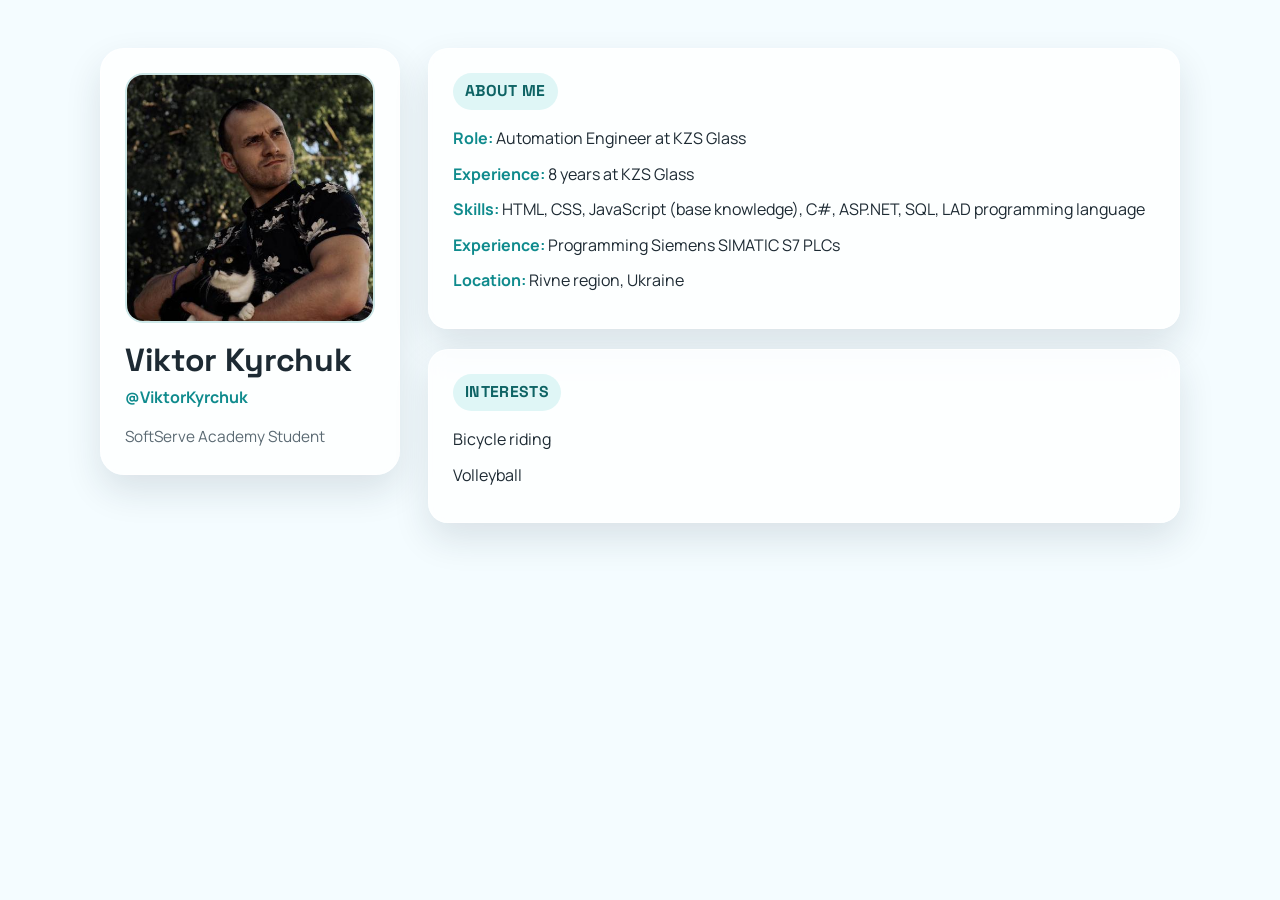
<file: index.html>
<!DOCTYPE html>
<html lang="en">

<head>
    <meta charset="UTF-8">
    <meta name="viewport" content="width=device-width, initial-scale=1.0">
    <title>Viktor Kyrchuk</title>
    <link rel="icon" type="image/x-icon" href="favicon.ico">
    <link rel="stylesheet" href="css/style.css">
</head>

<body>

    <div class="profile-container">
        <aside class="sidebar">
            <div class="avatar-container">
                <img src="images/avatar.jpg" alt="Profile Photo" class="avatar">
            </div>
            <div class="user-meta">
                <h1>Viktor Kyrchuk</h1>
                <p class="username">@ViktorKyrchuk</p>
                <p class="bio">SoftServe Academy Student</p>
            </div>
        </aside>

        <main class="main-content">
            <section class="info-card">
                <h3>About Me</h3>
                <ul>
                    <li><strong>Role:</strong> Automation Engineer at KZS Glass</li>
                    <li><strong>Experience:</strong> 8 years at KZS Glass</li>
                    <li><strong>Skills:</strong> HTML, CSS, JavaScript (base knowledge), C#, ASP.NET, SQL, LAD programming language</li>
                    <li><strong>Experience:</strong> Programming Siemens SIMATIC S7 PLCs</li>
                    
                    <li><strong>Location:</strong> Rivne region, Ukraine</li>
                    
                </ul>
            </section>

            <section class="info-card">
                <h3>Interests</h3>
                <ul>
                    <li>Bicycle riding</li>
                    <li>Volleyball</li>
                </ul>
            </section>
        </main>
    </div>



</body>

</html>
</file>
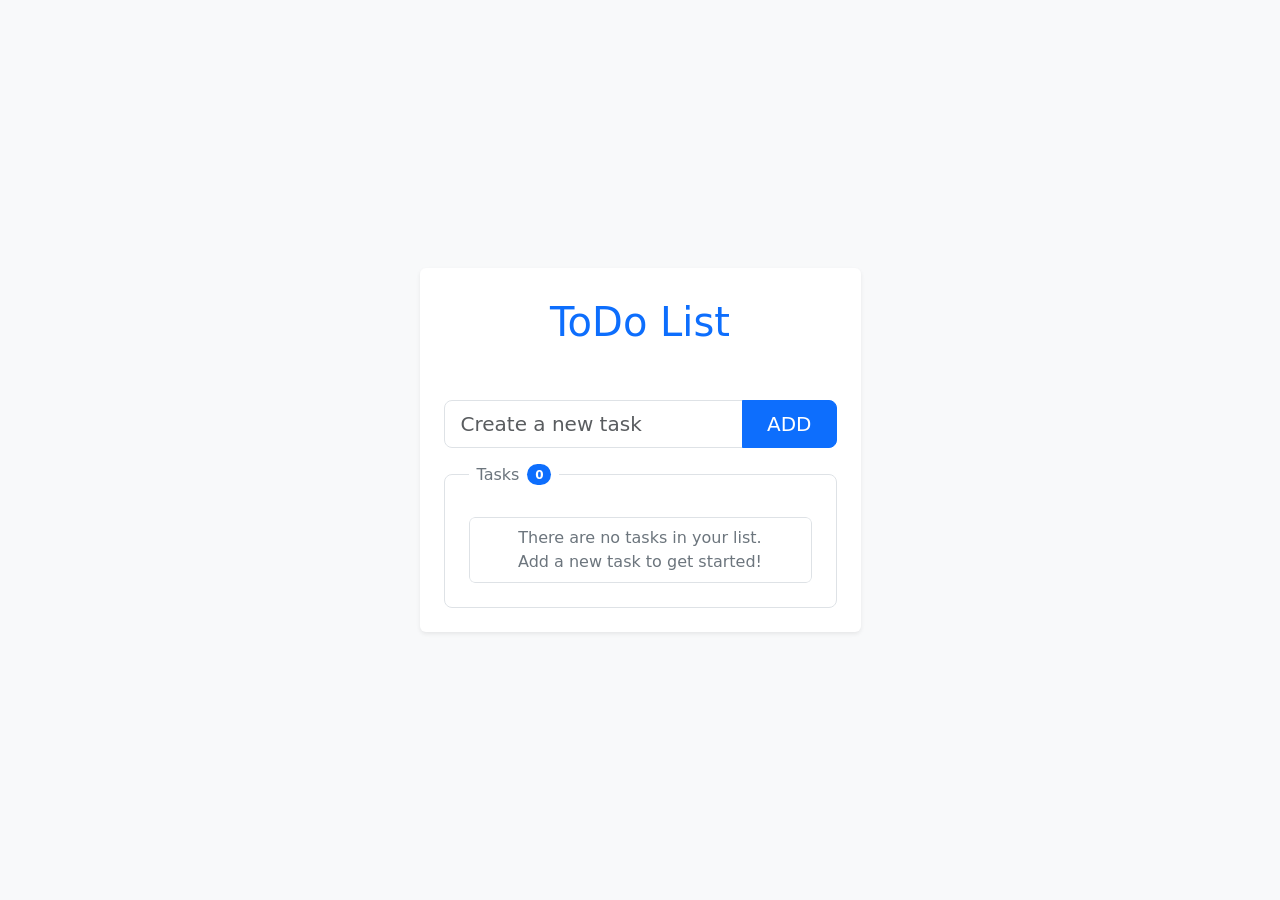
<file: TODO/index.html>
<!doctype html>
<html lang="uk">

<head>
    <meta charset="utf-8" />
    <meta name="viewport" content="width=device-width, initial-scale=1" />
    <title>ToDo List Design</title>
    <link href="https://cdn.jsdelivr.net/npm/bootstrap@5.3.3/dist/css/bootstrap.min.css" rel="stylesheet" />
    <style>
        #toDoListItems {
            max-height: calc(100vh - 22rem);
            max-height: calc(100dvh - 22rem);
            min-height: 0;
        }
    </style>
</head>

<body class="bg-light overflow-hidden">
    <main class="container vh-100 d-flex align-items-center justify-content-center py-3 overflow-hidden">
        <div class="row w-100 h-100 justify-content-center overflow-hidden">
            <div class="col-12 col-sm-10 col-md-8 col-lg-6 col-xl-5 h-100 d-flex align-items-center overflow-hidden">
                <section class="card border-0 shadow-sm w-100 mh-100 d-flex flex-column overflow-hidden">
                    <div class="card-body mh-100 p-4 d-flex flex-column gap-3 overflow-hidden">
                        <div class="text-center mb-3 mb-md-4 flex-shrink-0">
                            <div class="material-symbols-outlined text-primary fs-1 mb-2">ToDo List</div>
                        </div>

                        <div class="input-group input-group-lg flex-shrink-0">
                            <input type="text" class="form-control" id="toDoInput" placeholder="Create a new task"
                                aria-label="New task" />
                            <button class="btn btn-primary px-4" type="button" id="addToDoBtn">
                                ADD
                            </button>
                        </div>

                        <fieldset class="border rounded-3 p-3 p-md-4 d-flex flex-column flex-shrink-1 overflow-hidden">
                            <legend class="float-none w-auto px-2 h6 text-secondary flex-shrink-0">
                                <div class="d-flex align-items-center justify-content-between gap-2">
                                    <div class="material-symbols-outlined">Tasks</div>
                                    <div class="badge text-bg-primary rounded-pill" id="tasksCount">0</div>
                                </div>
                            </legend>

                            <ul class="list-group overflow-auto" id="toDoListItems">
                            </ul>
                        </fieldset>
                    </div>
                </section>
            </div>
        </div>
    </main>
    <script src="js/toDo.js"></script>
</body>

</html>
</file>
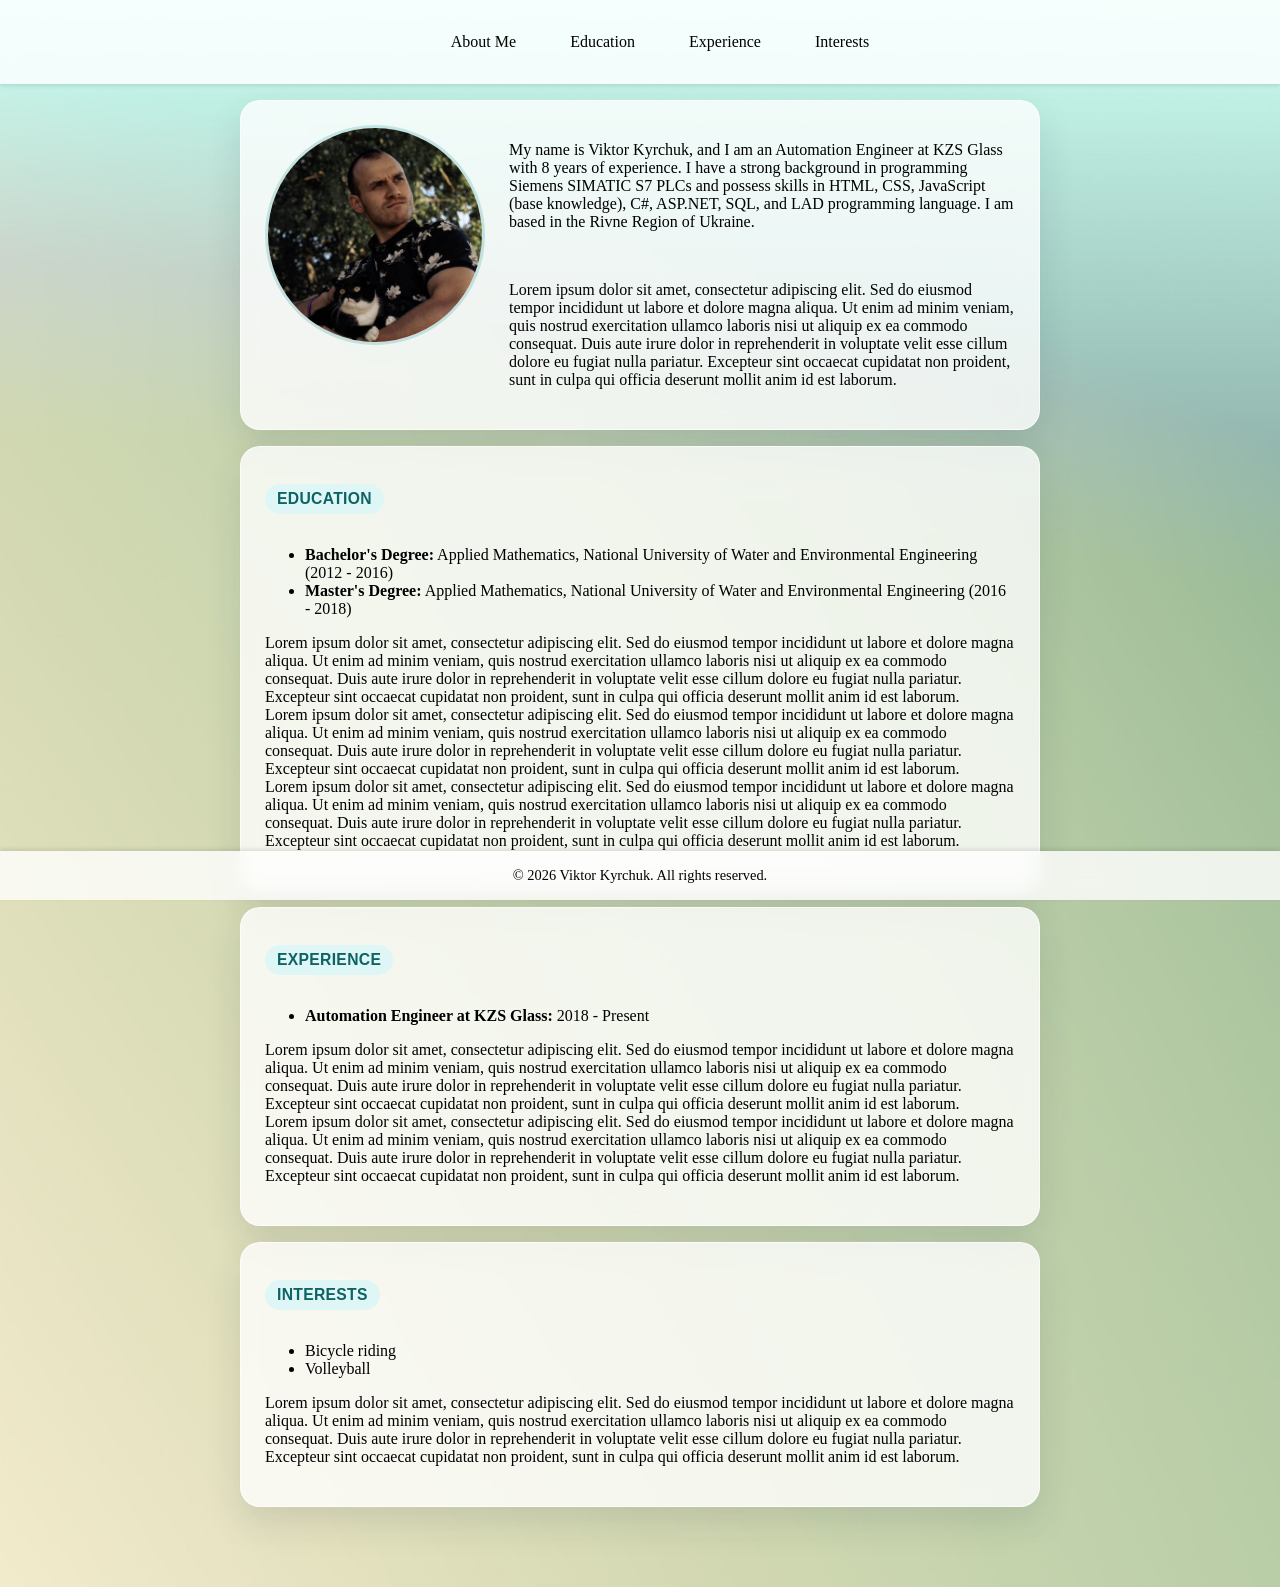
<file: css2hw.html>
<!DOCTYPE html>
<html lang="en">

<head>
    <meta charset="UTF-8">
    <meta name="viewport" content="width=device-width, initial-scale=1.0">
    <title>Viktor Kyrchuk</title>
     <link rel="icon" type="image/x-icon" href="/favicon.ico">
    <link rel="stylesheet" href="css/styles2hw.css">
</head>

<body>

    <header class="header">
        <nav class="nav">
            <ul class="nav-list">
                <li><a href="#about">About Me</a></li>
                <li><a href="#education">Education</a></li>
                <li><a href="#experience">Experience</a></li>
                <li><a href="#interests">Interests</a></li>
            </ul>
        </nav>
    </header>

    <main>
        <section id="about" class="info-card">
            <!-- <h2>About Me</h2> -->
            <div class="avatar-container">
                <div class="avatar-border">
                    <img src="images/avatar.jpg" alt="Profile Photo" class="avatar">
                </div>
            </div>
            <div class="about-text">
                <p>
                    My name is Viktor Kyrchuk, and I am an Automation Engineer at KZS Glass with 8 years of experience.
                    I
                    have a strong background in programming Siemens SIMATIC S7 PLCs and possess skills in HTML, CSS,
                    JavaScript (base knowledge), C#, ASP.NET, SQL, and LAD programming language. I am based in the Rivne
                    Region of Ukraine.
                </p>

                <br />

                <p>
                    Lorem ipsum dolor sit amet, consectetur adipiscing elit. Sed do eiusmod tempor incididunt ut labore
                    et
                    dolore magna aliqua. Ut enim ad minim veniam, quis nostrud exercitation ullamco laboris nisi ut
                    aliquip
                    ex ea commodo consequat. Duis aute irure dolor in reprehenderit in voluptate velit esse cillum
                    dolore eu
                    fugiat nulla pariatur. Excepteur sint occaecat cupidatat non proident, sunt in culpa qui officia
                    deserunt mollit anim id est laborum.
                </p>
            </div>
        </section>

        <section id="education" class="info-card">
            <h2>Education</h2>
            <ul>
                <li><strong>Bachelor's Degree:</strong> Applied Mathematics, National University of Water and
                    Environmental Engineering (2012 - 2016)</li>
                <li><strong>Master's Degree:</strong> Applied Mathematics, National University of Water and
                    Environmental Engineering (2016 - 2018)</li>
            </ul>

            <p>
                Lorem ipsum dolor sit amet, consectetur adipiscing elit. Sed do eiusmod tempor incididunt ut labore et
                dolore magna aliqua. Ut enim ad minim veniam, quis nostrud exercitation ullamco laboris nisi ut aliquip
                ex ea commodo consequat. Duis aute irure dolor in reprehenderit in voluptate velit esse cillum dolore eu
                fugiat nulla pariatur. Excepteur sint occaecat cupidatat non proident, sunt in culpa qui officia
                deserunt mollit anim id est laborum.
                <br/>
                Lorem ipsum dolor sit amet, consectetur adipiscing elit. Sed do eiusmod tempor incididunt ut labore et
                dolore magna aliqua. Ut enim ad minim veniam, quis nostrud exercitation ullamco laboris nisi ut aliquip
                ex ea commodo consequat. Duis aute irure dolor in reprehenderit in voluptate velit esse cillum dolore eu
                fugiat nulla pariatur. Excepteur sint occaecat cupidatat non proident, sunt in culpa qui officia
                deserunt mollit anim id est laborum.
                <br/>
                Lorem ipsum dolor sit amet, consectetur adipiscing elit. Sed do eiusmod tempor incididunt ut labore et
                dolore magna aliqua. Ut enim ad minim veniam, quis nostrud exercitation ullamco laboris nisi ut aliquip
                ex ea commodo consequat. Duis aute irure dolor in reprehenderit in voluptate velit esse cillum dolore eu
                fugiat nulla pariatur. Excepteur sint occaecat cupidatat non proident, sunt in culpa qui officia
                deserunt mollit anim id est laborum.
                <br/>
            </p>
        </section>

        <section id="experience" class="info-card">
            <h2>Experience</h2>
            <ul>
                <li><strong>Automation Engineer at KZS Glass:</strong> 2018 - Present</li>
                <!-- <li><strong>Internship at XYZ Company:</strong> Summer 2015</li> -->
            </ul>

            <p>
                Lorem ipsum dolor sit amet, consectetur adipiscing elit. Sed do eiusmod tempor incididunt ut labore et
                dolore magna aliqua. Ut enim ad minim veniam, quis nostrud exercitation ullamco laboris nisi ut aliquip
                ex ea commodo consequat. Duis aute irure dolor in reprehenderit in voluptate velit esse cillum dolore eu
                fugiat nulla pariatur. Excepteur sint occaecat cupidatat non proident, sunt in culpa qui officia
                deserunt mollit anim id est laborum.
                <br/>
                Lorem ipsum dolor sit amet, consectetur adipiscing elit. Sed do eiusmod tempor incididunt ut labore et
                dolore magna aliqua. Ut enim ad minim veniam, quis nostrud exercitation ullamco laboris nisi ut aliquip
                ex ea commodo consequat. Duis aute irure dolor in reprehenderit in voluptate velit esse cillum dolore eu
                fugiat nulla pariatur. Excepteur sint occaecat cupidatat non proident, sunt in culpa qui officia
                deserunt mollit anim id est laborum.
                <br/>
            </p>
        </section>

        <section id="interests" class="info-card">
            <h2>Interests</h2>
            <ul>
                <li>Bicycle riding</li>
                <li>Volleyball</li>
            </ul>
            <p>
                Lorem ipsum dolor sit amet, consectetur adipiscing elit. Sed do eiusmod tempor incididunt ut labore et
                dolore magna aliqua. Ut enim ad minim veniam, quis nostrud exercitation ullamco laboris nisi ut aliquip
                ex ea commodo consequat. Duis aute irure dolor in reprehenderit in voluptate velit esse cillum dolore eu
                fugiat nulla pariatur. Excepteur sint occaecat cupidatat non proident, sunt in culpa qui officia
                deserunt mollit anim id est laborum.
            </p>
        </section>
    </main>

    <footer class="footer">
        <p>&copy; 2026 Viktor Kyrchuk. All rights reserved.</p>
    </footer>

    <!-- <div class="profile-container">
        <aside class="sidebar">
            <div class="avatar-container">
                <img src="images/avatar.jpg" alt="Profile Photo" class="avatar">
            </div>
            <div class="user-meta">
                <h1>Viktor Kyrchuk</h1>
                <p class="username">@ViktorKyrchuk</p>
                <p class="bio">SoftServe Academy Student</p>
            </div>
        </aside>

        <main class="main-content">
            <section class="info-card">
                <h3>About Me</h3>
                <ul>
                    <li><strong>Role:</strong> Automation Engineer at KZS Glass</li>
                    <li><strong>Experience:</strong> 8 years at KZS Glass</li>
                    <li><strong>Skills:</strong> HTML, CSS, JavaScript (base knowledge), C#, ASP.NET, SQL, LAD programming language</li>
                    <li><strong>Experience:</strong> Programming Siemens SIMATIC S7 PLCs</li>
                    <li><strong>Location:</strong> Rivne Region, Ukraine</li>
                    
                </ul>
            </section>

            <section class="info-card">
                <h3>Interests</h3>
                <ul>
                    <li>Bicycle riding</li>
                    <li>Volleyball</li>
                </ul>
            </section>
        </main>
    </div> -->

</body>

</html>
</file>
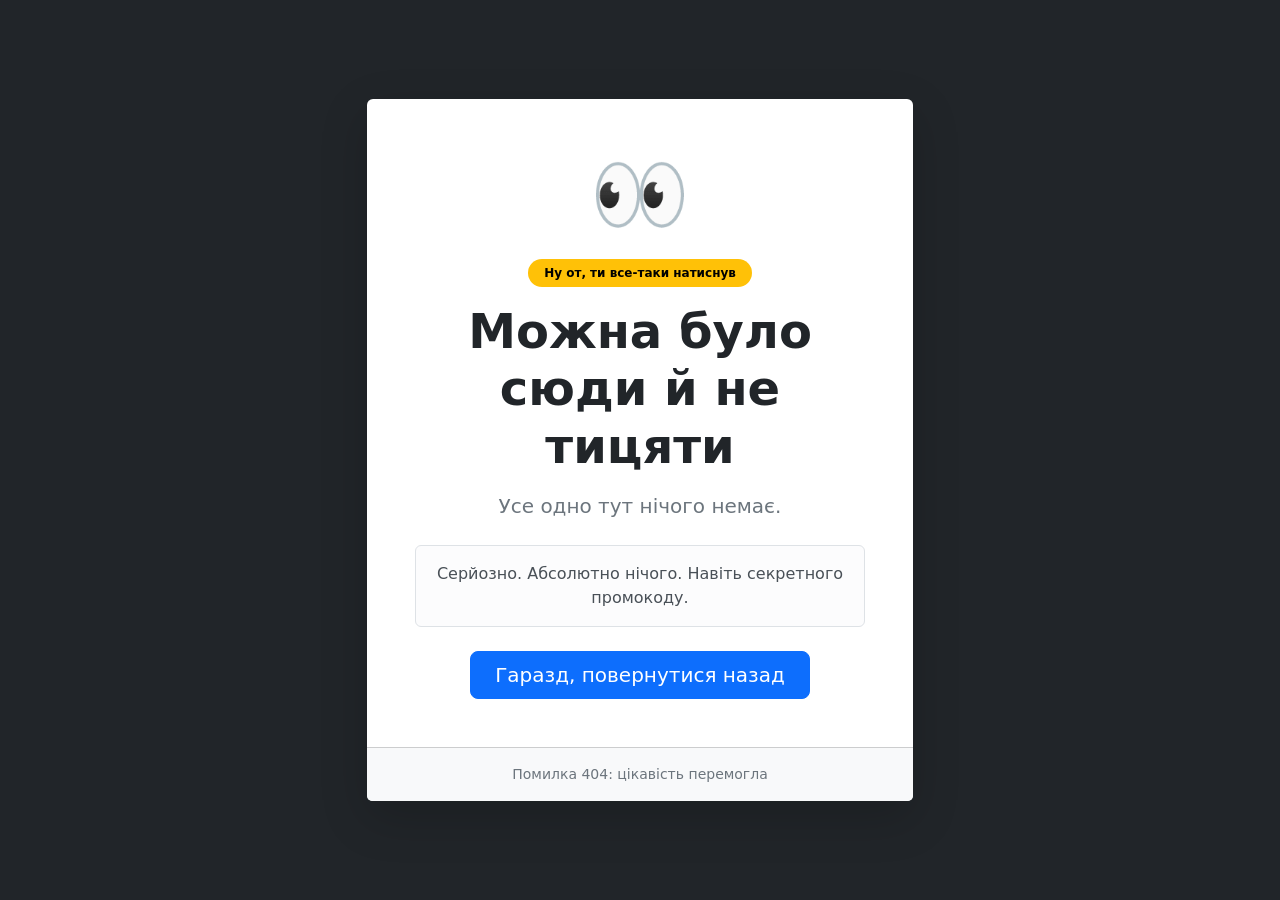
<file: empty.html>
<!DOCTYPE html>
<html lang="en">

<head>
    <meta charset="UTF-8">
    <meta name="viewport" content="width=device-width, initial-scale=1.0">
    <title>Nothing Here | EduPortal</title>

    <link href="https://cdn.jsdelivr.net/npm/bootstrap@5.3.8/dist/css/bootstrap.min.css" rel="stylesheet"
        integrity="sha384-sRIl4kxILFvY47J16cr9ZwB07vP4J8+LH7qKQnuqkuIAvNWLzeN8tE5YBujZqJLB"
        crossorigin="anonymous">
</head>

<body class="bg-dark min-vh-100 d-flex align-items-center">
    <main class="container py-5">
        <div class="row justify-content-center">
            <div class="col-12 col-md-9 col-lg-7 col-xl-6">
                <section class="card border-0 shadow-lg text-center">
                    <div class="card-body p-4 p-sm-5">
                        <div class="display-1 mb-3" aria-hidden="true">👀</div>

                        <p class="badge text-bg-warning rounded-pill px-3 py-2 mb-3">
                            Ну от, ти все-таки натиснув
                        </p>

                        <h1 class="display-5 fw-bold mb-3">
                            Можна було сюди й не тицяти
                        </h1>

                        <p class="lead text-secondary mb-4">
                            Усе одно тут нічого немає.
                        </p>

                        <div class="alert alert-light border mb-4" role="alert">
                            Серйозно. Абсолютно нічого. Навіть секретного промокоду.
                        </div>

                        <a class="btn btn-primary btn-lg px-4" href="hw_bootstrap.html">
                            Гаразд, повернутися назад
                        </a>
                    </div>

                    <div class="card-footer bg-light text-secondary small py-3">
                        Помилка 404: цікавість перемогла
                    </div>
                </section>
            </div>
        </div>
    </main>
</body>

</html>
</file>
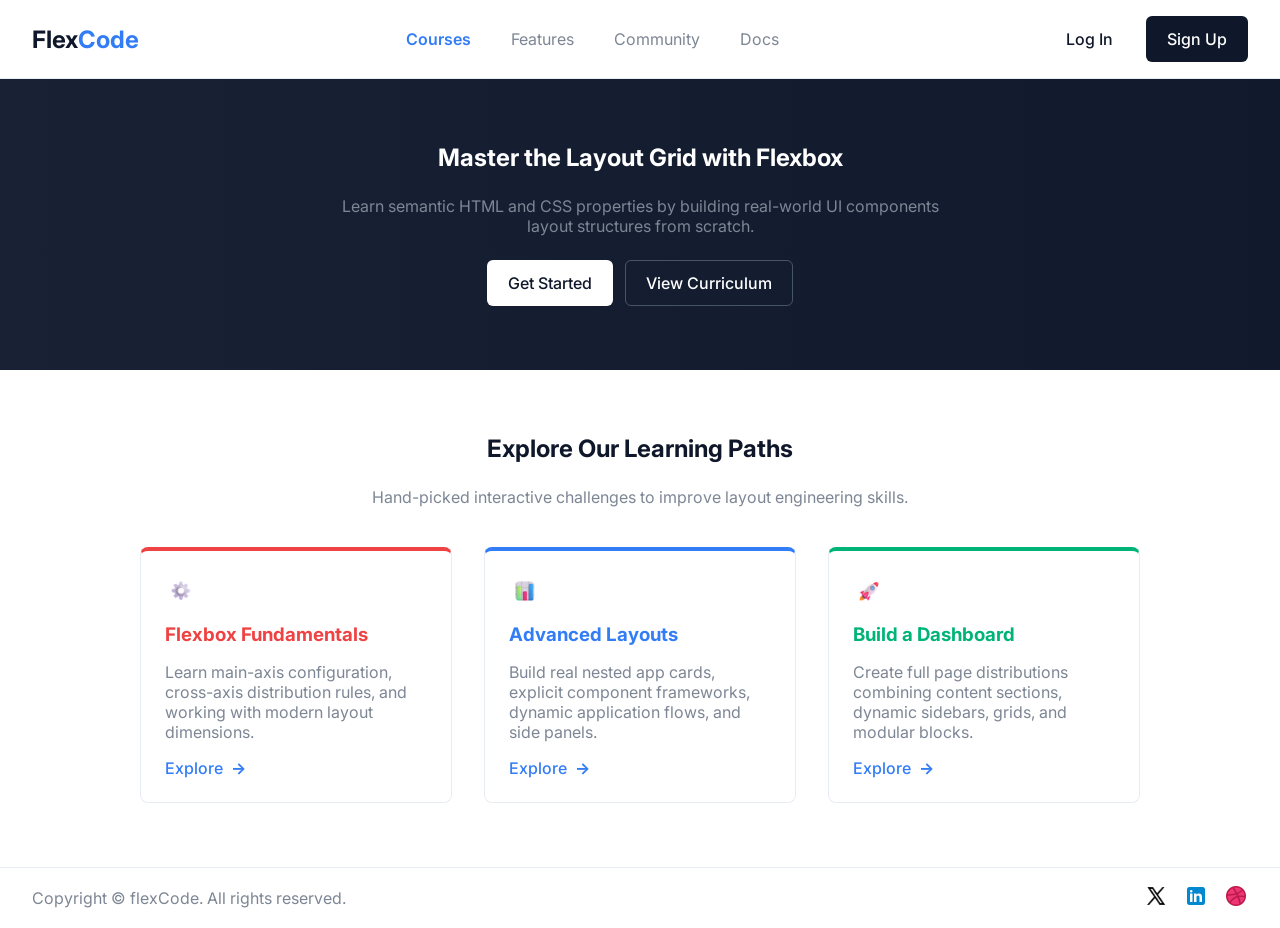
<file: flexcode.html>
<!DOCTYPE html>
<html lang="en">

<head>
    <meta charset="UTF-8">
    <meta name="viewport" content="width=device-width, initial-scale=1.0">
    <title>FlexCode by Viktor Kyrchuk</title>
    <link rel="icon" type="image/x-icon" href="favicon.ico">
    <link rel="preconnect" href="https://fonts.googleapis.com">
    <link href="https://fonts.googleapis.com/css2?family=Inter:wght@400;500;600;700;800&display=swap" rel="stylesheet">
    <link rel="stylesheet" href="css/flexcode.css">
</head>

<body>
    <header>
        <nav>
            <div class="logo">
                <a href="#">Flex<span class="highlight">Code</span></a>
            </div>
            <ul class="nav-links">
                <li><a href="#" class="active">Courses</a></li>
                <li><a href="#">Features</a></li>
                <li><a href="#">Community</a></li>
                <li><a href="#">Docs</a></li>
            </ul>
            <div class="cta">
                <a href="#" class="btn btn-secondary">Log In</a>
                <a href="#" class="btn btn-primary">Sign Up</a>
            </div>
        </nav>
    </header>

    <main>
        <section class="container" id="master-layout">
            <div class="content">
                <h1 class="text-secondary">Master the Layout Grid with Flexbox</h1>
                <p class="text-muted">
                    Learn semantic HTML and CSS properties by building real-world UI components <br />
                    layout structures from
                    scratch.
                </p>

                <div class="cta">
                    <a href="#" class="btn btn-secondary">Get Started</a>
                    <a href="#" class="btn btn-outline-primary text-secondary">View Curriculum</a>
                </div>
            </div>
        </section>

        <section class="container" id="features">
            <div class="content">

                <h2 class="text-primary">Explore Our Learning Paths</h2>
                <p class="text-muted mb">
                    Hand-picked interactive challenges to improve layout engineering skills.
                </p>

                <div class="card-grid">
                    <div class="card-item" id="card-fundamentals">
                        <img src="images/extracted-icons/card-gear.png" alt="Gear icon" width="32" height="32">
                        <h3 class="text-danger">Flexbox Fundamentals</h3>
                        <p class="text-muted">
                            Learn main-axis configuration, cross-axis distribution rules, and working with modern layout
                            dimensions.
                        </p>
                        <a href="#" class="link">Explore</a>
                    </div>

                    <div class="card-item" id="card-layouts">
                        <img src="images/extracted-icons/card-chart.png" alt="Layout icon" width="32" height="32">
                        <h3 class="text-highlight">Advanced Layouts</h3>
                        <p class="text-muted">
                            Build real nested app cards, explicit component frameworks, dynamic application flows, and
                            side panels.
                        </p>
                        <a href="#" class="link">Explore</a>
                    </div>

                    <div class="card-item" id="card-instructors">
                        <img src="images/extracted-icons/card-rocket.png" alt="Instructor icon" width="32" height="32">
                        <h3 class="text-success">Build a Dashboard</h3>
                        <p class="text-muted">
                            Create full page distributions combining content sections, dynamic sidebars, grids, and
                            modular blocks.
                        </p>
                        <a href="#" class="link">Explore</a>
                    </div>
                </div>
            </div>
        </section>
    </main>

    <footer>
        <div class="container">
            <p class="text-muted">Copyright © flexCode. All rights reserved.</p>
        </div>
        <div class="social-links">
            <a href="https://x.com/?lang=uk" target="_blank">
                <img src="images/sm/x.png" alt="X icon" width="24" height="24">
            </a>
            <a href="https://www.linkedin.com/" target="_blank">
                <img src="images/sm/linkedin.png" alt="LinkedIn icon" width="24" height="24">
            </a>
            <a href="https://dribbble.com/" target="_blank">
                <img src="images/sm/dribbble.png" alt="Dribbble icon" width="24" height="24">
            </a>
        </div>
    </footer>
</body>

</html>
</file>
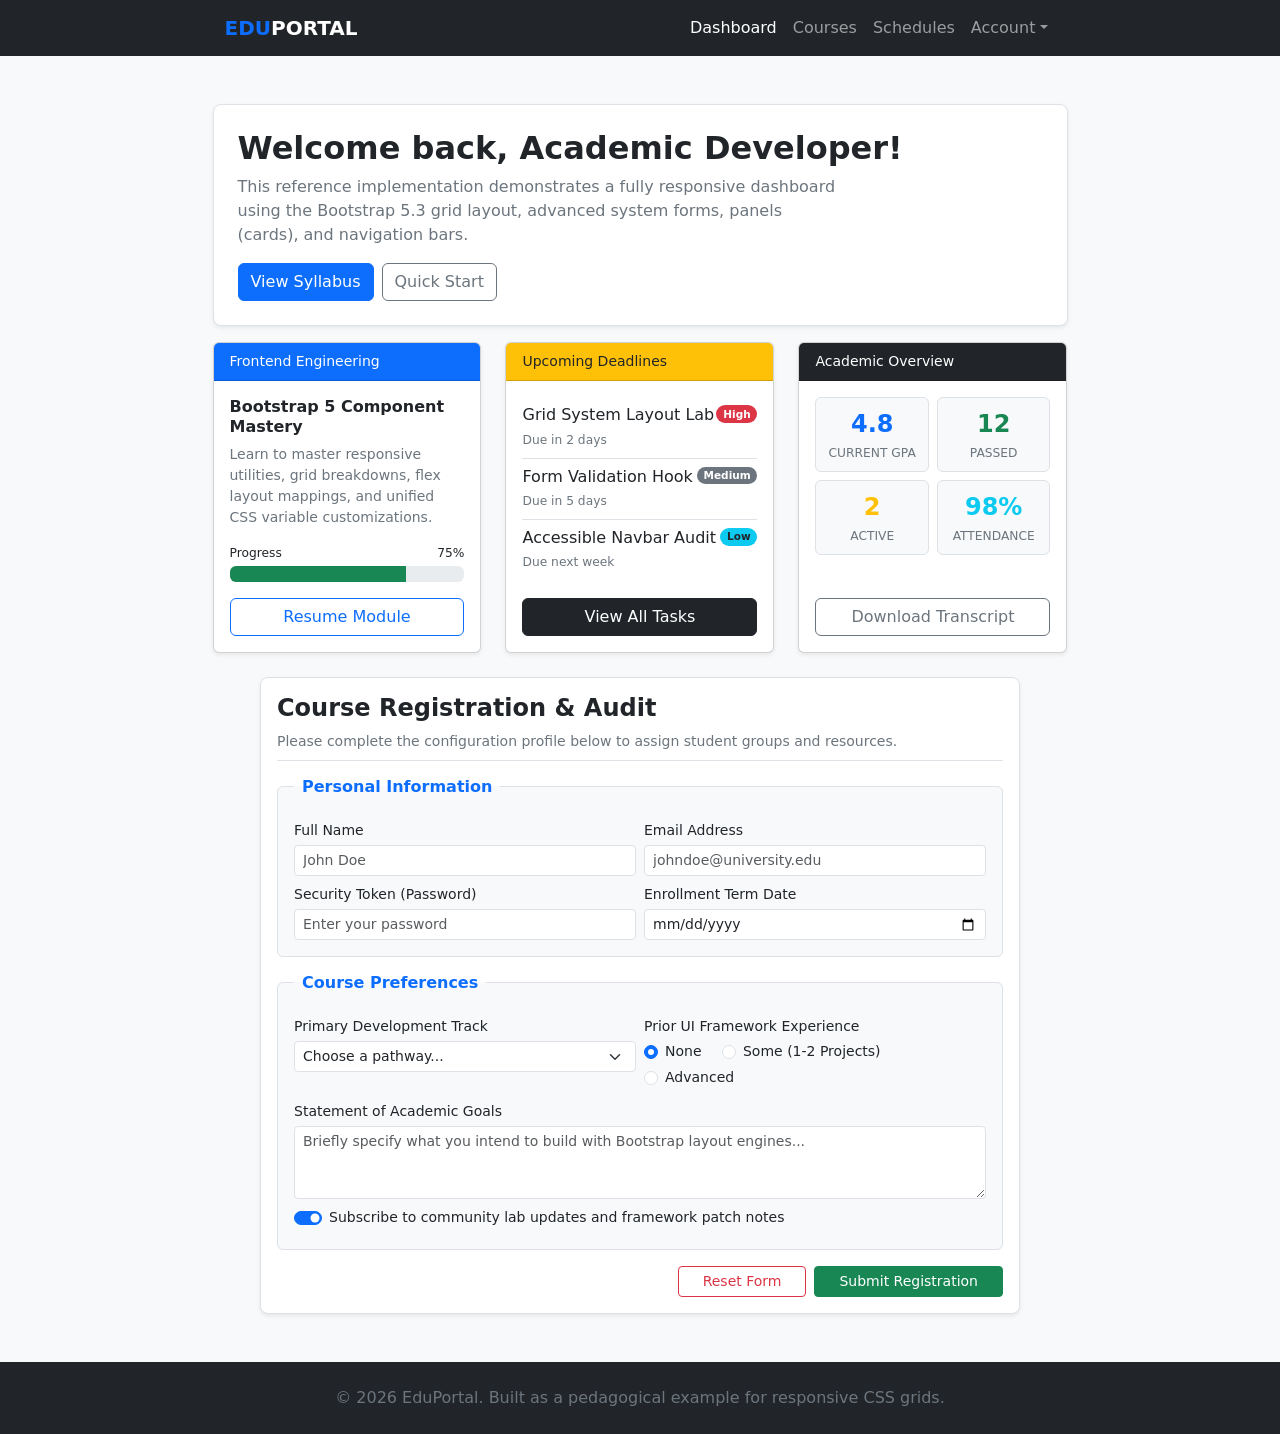
<file: hw_bootstarp.html>
<!DOCTYPE html>
<html lang="en">

<head>
    <meta charset="UTF-8">
    <meta name="viewport" content="width=device-width, initial-scale=1.0">
    <title>HW Bootstrap</title>

    <!-- Bootstrap CSS -->
    <link href="https://cdn.jsdelivr.net/npm/bootstrap@5.3.8/dist/css/bootstrap.min.css" rel="stylesheet"
        integrity="sha384-sRIl4kxILFvY47J16cr9ZwB07vP4J8+LH7qKQnuqkuIAvNWLzeN8tE5YBujZqJLB" crossorigin="anonymous">
    <!-- Bootstrap Bundle JS -->
    <script src="https://cdn.jsdelivr.net/npm/bootstrap@5.3.8/dist/js/bootstrap.bundle.min.js"
        integrity="sha384-FKyoEForCGlyvwx9Hj09JcYn3nv7wiPVlz7YYwJrWVcXK/BmnVDxM+D2scQbITxI"
        crossorigin="anonymous"></script>

    <style>
        .card {
            transition: transform 0.2s ease-in-out;
        }

        .card:hover {
            transform: translateY(-5px);

        }
    </style>

</head>

<body class="min-vh-100 d-flex flex-column">
    <header class="text-bg-dark sticky-top">
        <div class="container">
            <div class="row justify-content-center">
                <div class="col-12 col-xl-9">
                    <nav class="navbar navbar-expand-lg navbar-dark d-flex justify-content-between">

                        <a class="navbar-brand fw-bold " href="#">
                            <span class="text-primary">EDU</span>PORTAL
                        </a>

                        <button class="navbar-toggler" type="button" data-bs-toggle="collapse"
                            data-bs-target="#navbarNavAltMarkup" aria-controls="navbarNavAltMarkup"
                            aria-expanded="false" aria-label="Toggle navigation">
                            <span class="navbar-toggler-icon"></span>
                        </button>

                        <div class="collapse navbar-collapse d-lg-flex justify-content-end" id="navbarNavAltMarkup">
                            <div class="navbar-nav">
                                <a class="nav-link active" aria-current="page" href="#">Dashboard</a>
                                <a class="nav-link" href="#">Courses</a>
                                <a class="nav-link" href="#">Schedules</a>
                                <div class="dropdown text-start">
                                    <a class="nav-link dropdown-toggle" href="#" role="button" data-bs-toggle="dropdown"
                                        aria-expanded="false">Account</a>
                                    <ul class="dropdown-menu dropdown-menu-end">
                                        <li><a class="dropdown-item" href="#">My Profile</a></li>
                                        <li><a class="dropdown-item" href="#">Settings</a></li>
                                        <li>
                                            <hr class="dropdown-divider">
                                        </li>
                                        <li><a class="dropdown-item text-danger" href="#">Logout</a></li>
                                    </ul>
                                </div>
                            </div>
                        </div>

                    </nav>
                </div>

            </div>

        </div>
    </header>

    <main class="bg-light flex-fill py-5 px-3">

        <!-- Welcome Section -->
        <section class="container mb-3">
            <div class="row justify-content-center">
                <div class="col-12 col-xl-9 border rounded-3 p-4 bg-white shadow-sm">
                    <h1 class="h2 fw-bold">Welcome back, Academic Developer!</h1>
                    <p class="text-secondary col-12 col-lg-9 mb-3">
                        This reference implementation demonstrates a fully responsive dashboard using the Bootstrap
                        5.3 grid layout, advanced system forms, panels (cards), and navigation bars.
                    </p>
                    <div class="d-flex flex-wrap gap-2">
                        <a class="btn btn-primary flex-grow-1 flex-sm-grow-0" href="#">View Syllabus</a>

                        <a class="btn btn-outline-secondary flex-grow-1 flex-sm-grow-0" href="#">Quick Start</a>
                    </div>
                </div>
            </div>
        </section>

        <!-- Section With Cards -->
        <section class="container mb-4">
            <div class="row   justify-content-center">
                <div class="col-12 col-xl-9 p-0">
                    <div class="row   small">

                        <div class="col-12 col-lg-4">
                            <article class="card h-100 shadow-sm">
                                <div class="card-header bg-primary text-white">
                                    Frontend Engineering
                                </div>

                                <div class="card-body d-flex flex-column">
                                    <h2 class="h6 fw-bold card-title">
                                        Bootstrap 5 Component Mastery
                                    </h2>

                                    <p class="card-text text-secondary">
                                        Learn to master responsive utilities, grid breakdowns,
                                        flex layout mappings, and unified CSS variable customizations.
                                    </p>

                                    <div class="mt-auto">
                                        <div class="d-flex justify-content-between small mb-1">
                                            <span>Progress</span>
                                            <span>75%</span>
                                        </div>

                                        <div class="progress mb-3" role="progressbar" aria-label="Course progress"
                                            aria-valuenow="75" aria-valuemin="0" aria-valuemax="100">
                                            <div class="progress-bar bg-success w-75"></div>
                                        </div>

                                        <a href="#" class="btn btn-outline-primary w-100">
                                            Resume Module
                                        </a>
                                    </div>
                                </div>
                            </article>
                        </div>

                        <div class="col-12 col-lg-4">
                            <article class="card h-100 shadow-sm">
                                <div class="card-header bg-warning">
                                    Upcoming Deadlines
                                </div>

                                <div class="card-body d-flex flex-column">
                                    <div class="list-group list-group-flush mb-3">

                                        <div class="list-group-item px-0">
                                            <div class="d-flex justify-content-between align-items-start">
                                                <div>
                                                    <h3 class="h6 mb-1">Grid System Layout Lab</h3>
                                                    <small class="text-secondary">Due in 2 days</small>
                                                </div>

                                                <span class="badge bg-danger rounded-pill">High</span>
                                            </div>
                                        </div>

                                        <div class="list-group-item px-0">
                                            <div class="d-flex justify-content-between align-items-start">
                                                <div>
                                                    <h3 class="h6 mb-1">Form Validation Hook</h3>
                                                    <small class="text-secondary">Due in 5 days</small>
                                                </div>

                                                <span class="badge bg-secondary rounded-pill">Medium</span>
                                            </div>
                                        </div>

                                        <div class="list-group-item px-0">
                                            <div class="d-flex justify-content-between align-items-start">
                                                <div>
                                                    <h3 class="h6 mb-1">Accessible Navbar Audit</h3>
                                                    <small class="text-secondary">Due next week</small>
                                                </div>

                                                <span class="badge bg-info text-dark rounded-pill">Low</span>
                                            </div>
                                        </div>

                                    </div>

                                    <a href="#" class="btn btn-dark w-100 mt-auto">
                                        View All Tasks
                                    </a>
                                </div>
                            </article>
                        </div>

                        <div class="col-12 col-lg-4">
                            <article class="card h-100 shadow-sm">
                                <div class="card-header bg-dark text-white">
                                    Academic Overview
                                </div>

                                <div class="card-body d-flex flex-column">
                                    <div class="row g-2 text-center mb-2">

                                        <div class="col-6">
                                            <div class="border rounded bg-light p-2 h-100">
                                                <div class="fs-4 fw-bold text-primary">4.8</div>
                                                <small class="text-uppercase text-secondary text-nowrap">Current
                                                    GPA</small>
                                            </div>
                                        </div>

                                        <div class="col-6">
                                            <div class="border rounded bg-light p-2 h-100">
                                                <div class="fs-4 fw-bold text-success">12</div>
                                                <small class="text-uppercase text-secondary text-nowrap">Passed</small>
                                            </div>
                                        </div>

                                        <div class="col-6">
                                            <div class="border rounded bg-light p-2 h-100">
                                                <div class="fs-4 fw-bold text-warning">2</div>
                                                <small class="text-uppercase text-secondary text-nowrap">Active</small>
                                            </div>
                                        </div>

                                        <div class="col-6">
                                            <div class="border rounded bg-light p-2 h-100">
                                                <div class="fs-4 fw-bold text-info">98%</div>
                                                <small
                                                    class="text-uppercase text-secondary text-nowrap">Attendance</small>
                                            </div>
                                        </div>

                                    </div>

                                    <a href="#" class="btn btn-outline-secondary w-100 mt-auto">
                                        Download Transcript
                                    </a>
                                </div>
                            </article>
                        </div>

                    </div>
                </div>
            </div>
        </section>

        <!-- Registration Section -->
        <section class="container">
            <div class="row justify-content-center">
                <div class="col-12 col-xl-8 border rounded-3 p-3 bg-white shadow-sm">

                    <div class="col-12 border-bottom mb-3 pb-2">
                        <h2 class="h4 fw-bold">Course Registration &amp; Audit</h2>
                        <p class="text-secondary small mb-0">
                            Please complete the configuration profile below to assign student groups and resources.
                        </p>
                    </div>

                    <form class="p-0 small" action="empty.html" autocomplete>
                        <fieldset class="border rounded p-3 bg-light mb-3">
                            <legend class="h6 float-none w-auto px-2 fw-semibold text-primary">
                                Personal Information
                            </legend>

                            <div class="row g-2">
                                <div class="col-12 col-md-6 mb-md-0">
                                    <label for="firstName" class="form-label mb-1">Full Name</label>
                                    <input type="text" class="form-control form-control-sm" id="firstName"
                                        placeholder="John Doe" required>
                                </div>
                                <div class="col-12 col-md-6 mb-md-0">
                                    <label for="email" class="form-label mb-1">Email Address</label>
                                    <input type="email" class="form-control form-control-sm" id="email"
                                        placeholder="johndoe@university.edu" required autocomplete="email">
                                </div>

                                <div class="col-12 col-md-6 mb-md-0">
                                    <label for="securityToken" class="form-label mb-1">Security Token (Password)</label>
                                    <input type="password" class="form-control form-control-sm" id="securityToken"
                                        placeholder="Enter your password" required autocomplete="current-password">
                                </div>
                                <div class="col-12 col-md-6 mb-md-0">
                                    <label for="enrollmentTerm" class="form-label mb-1">Enrollment Term Date</label>
                                    <input type="date" class="form-control form-control-sm" id="enrollmentTerm"
                                        required>
                                </div>

                            </div>
                        </fieldset>


                        <fieldset class="border rounded p-3 bg-light mb-3">
                            <legend class="h6 float-none w-auto px-2 fw-semibold text-primary">
                                Course Preferences
                            </legend>

                            <div class="row g-2">
                                <div class="col-12 col-md-6 mb-md-0">
                                    <label for="primaryDevelopmentTrack" class="form-label mb-1">Primary Development
                                        Track</label>
                                    <select class="form-select form-select-sm" id="primaryDevelopmentTrack"
                                        aria-label="Primary Development Track" required>
                                        <option value="" selected disabled>Choose a pathway...</option>
                                        <option value="frontend">Frontend Engineering</option>
                                        <option value="backend">Backend Engineering</option>
                                        <option value="fullstack">Full-Stack Development</option>
                                    </select>
                                </div>

                                <div class="col-12 col-md-6 mb-md-0">
                                    <label for="priorUIFrameworkExperienceYes" class="form-label mb-1">Prior UI
                                        Framework
                                        Experience</label>
                                    <div>
                                        <div class="form-check form-check-inline">
                                            <input class="form-check-input" type="radio"
                                                name="priorUIFrameworkExperience" id="priorUIFrameworkExperienceYes"
                                                value="none" checked required>
                                            <label class="form-check-label"
                                                for="priorUIFrameworkExperienceYes">None</label>
                                        </div>
                                        <div class="form-check form-check-inline">
                                            <input class="form-check-input" type="radio"
                                                name="priorUIFrameworkExperience" id="priorUIFrameworkExperienceNo"
                                                value="some" required>
                                            <label class="form-check-label" for="priorUIFrameworkExperienceNo">Some (1-2
                                                Projects)</label>
                                        </div>
                                        <div class="form-check form-check-inline">
                                            <input class="form-check-input" type="radio"
                                                name="priorUIFrameworkExperience"
                                                id="priorUIFrameworkExperienceAdvanced" value="advanced" required>
                                            <label class="form-check-label"
                                                for="priorUIFrameworkExperienceAdvanced">Advanced </label>
                                        </div>
                                    </div>
                                </div>

                                <div class="col-12 mb-3 mb-md-0">
                                    <label for="statementOfAcademicGoals" class="form-label mb-1">Statement of Academic
                                        Goals</label>

                                    <textarea class="form-control form-control-sm" id="statementOfAcademicGoals"
                                        placeholder="Briefly specify what you intend to build with Bootstrap layout engines..."
                                        rows="3" required></textarea>
                                </div>

                                <div class="col-12 mb-md-0">
                                    <div class="form-check form-switch">
                                        <input class="form-check-input" type="checkbox" role="switch"
                                            id="switchCheckChecked" checked required>
                                        <label class="form-check-label" for="switchCheckChecked">Subscribe to community
                                            lab updates and framework patch notes</label>
                                    </div>
                                </div>
                            </div>
                        </fieldset>

                        <div class="d-flex flex-wrap gap-2 justify-content-sm-end justify-content-center">
                            <button type="reset"
                                class="btn btn-sm btn-outline-danger flex-grow-1 flex-sm-grow-0 px-4">Reset
                                Form</button>

                            <button type="submit" class="btn btn-sm btn-success flex-grow-1 flex-sm-grow-0 px-4">Submit
                                Registration</button>

                        </div>
                    </form>

                </div>

            </div>
        </section>
    </main>

    <footer class="text-center py-4 bg-dark text-white">
        <p class="mb-0 text-secondary">
            &copy; 2026 EduPortal. Built as a pedagogical example for responsive CSS grids.
        </p>
    </footer>
</body>

</html>
</file>
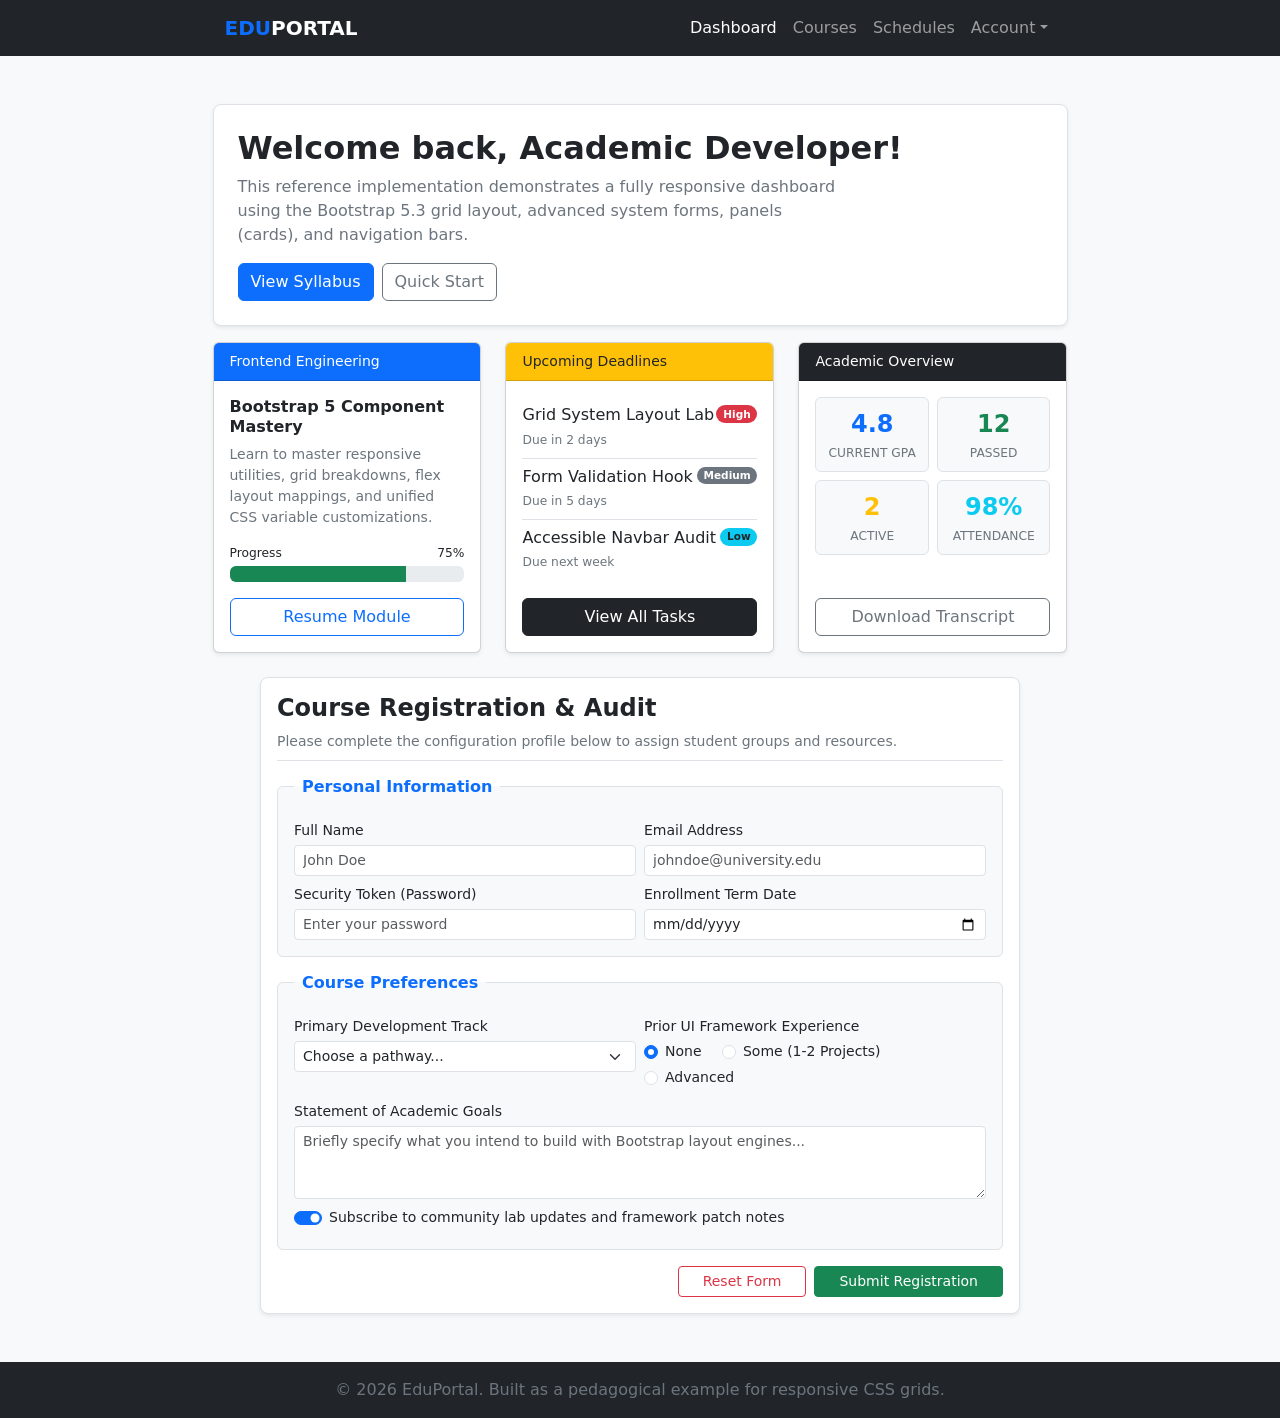
<file: hw_bootstrap.html>
<!DOCTYPE html>
<html lang="en">

<head>
    <meta charset="UTF-8">
    <meta name="viewport" content="width=device-width, initial-scale=1.0">
    <title>HW Bootstrap</title>

    <!-- Bootstrap CSS -->
    <link href="https://cdn.jsdelivr.net/npm/bootstrap@5.3.8/dist/css/bootstrap.min.css" rel="stylesheet"
        integrity="sha384-sRIl4kxILFvY47J16cr9ZwB07vP4J8+LH7qKQnuqkuIAvNWLzeN8tE5YBujZqJLB" crossorigin="anonymous">
    <!-- Bootstrap Bundle JS -->

    <script src="https://cdn.jsdelivr.net/npm/bootstrap@5.3.8/dist/js/bootstrap.bundle.min.js"
        integrity="sha384-FKyoEForCGlyvwx9Hj09JcYn3nv7wiPVlz7YYwJrWVcXK/BmnVDxM+D2scQbITxI"
        crossorigin="anonymous"></script>

    <style>
        .card {
            transition: transform 0.2s ease-in-out;
        }

        .card:hover {
            transform: translateY(-5px);
        }
    </style>
</head>

<body class="min-vh-100 d-flex flex-column">
    <header class="text-bg-dark sticky-top">
        <div class="container">
            <div class="row justify-content-center">
                <div class="col-12 col-xl-9">
                    <nav class="navbar navbar-expand-lg navbar-dark d-flex justify-content-between">

                        <a class="navbar-brand fw-bold " href="#">
                            <span class="text-primary">EDU</span>PORTAL
                        </a>

                        <button class="navbar-toggler" type="button" data-bs-toggle="collapse"
                            data-bs-target="#navbarNavAltMarkup" aria-controls="navbarNavAltMarkup"
                            aria-expanded="false" aria-label="Toggle navigation">
                            <span class="navbar-toggler-icon"></span>
                        </button>

                        <div class="collapse navbar-collapse d-lg-flex justify-content-end" id="navbarNavAltMarkup">
                            <div class="navbar-nav">
                                <a class="nav-link active" aria-current="page" href="#">Dashboard</a>
                                <a class="nav-link" href="#">Courses</a>
                                <a class="nav-link" href="#">Schedules</a>

                                <div class="dropdown text-start">
                                    <a class="nav-link dropdown-toggle" href="#" role="button" data-bs-toggle="dropdown"
                                        aria-expanded="false">Account</a>
                                    <ul class="dropdown-menu dropdown-menu-end">
                                        <li><a class="dropdown-item" href="#">My Profile</a></li>
                                        <li><a class="dropdown-item" href="#">Settings</a></li>
                                        <li>
                                            <hr class="dropdown-divider">
                                        </li>
                                        <li><a class="dropdown-item text-danger" href="#">Logout</a></li>
                                    </ul>
                                </div>

                            </div>
                        </div>
                    </nav>
                </div>
            </div>
        </div>
    </header>

    <main class="bg-light flex-fill py-5 px-3">

        <!-- Welcome Section -->
        <section class="container mb-3">
            <div class="row justify-content-center">
                <div class="col-12 col-xl-9 border rounded-3 p-4 bg-white shadow-sm">
                    <h1 class="h2 fw-bold">Welcome back, Academic Developer!</h1>
                    <p class="text-secondary col-12 col-lg-9 mb-3">
                        This reference implementation demonstrates a fully responsive dashboard using the Bootstrap
                        5.3 grid layout, advanced system forms, panels (cards), and navigation bars.
                    </p>
                    <div class="d-flex flex-wrap gap-2">
                        <a class="btn btn-primary flex-grow-1 flex-sm-grow-0" href="#">View Syllabus</a>

                        <a class="btn btn-outline-secondary flex-grow-1 flex-sm-grow-0" href="#">Quick Start</a>
                    </div>
                </div>
            </div>
        </section>

        <!-- Section With Cards -->
        <section class="container mb-0 mb-lg-4">
            <div class="row justify-content-center">
                <div class="col-12 col-xl-9 p-0">
                    <div class="row small">

                        <div class="col-12 col-lg-4 mb-3 mb-lg-0">
                            <article class="card h-100 shadow-sm">

                                <div class="card-header bg-primary text-white">
                                    Frontend Engineering
                                </div>

                                <div class="card-body d-flex flex-column">
                                    <h2 class="h6 fw-bold card-title">
                                        Bootstrap 5 Component Mastery
                                    </h2>

                                    <p class="card-text text-secondary">
                                        Learn to master responsive utilities, grid breakdowns,
                                        flex layout mappings, and unified CSS variable customizations.
                                    </p>

                                    <div class="mt-auto">
                                        <div class="d-flex justify-content-between small mb-1">
                                            <span>Progress</span>
                                            <span>75%</span>
                                        </div>

                                        <div class="progress mb-3" role="progressbar" aria-label="Course progress"
                                            aria-valuenow="75" aria-valuemin="0" aria-valuemax="100">
                                            <div class="progress-bar bg-success w-75"></div>
                                        </div>

                                        <a href="#" class="btn btn-outline-primary w-100">
                                            Resume Module
                                        </a>
                                    </div>
                                </div>
                            </article>
                        </div>

                        <div class="col-12 col-lg-4 mb-3 mb-lg-0">
                            <article class="card h-100 shadow-sm">
                                <div class="card-header bg-warning">
                                    Upcoming Deadlines
                                </div>

                                <div class="card-body d-flex flex-column">
                                    <div class="list-group list-group-flush mb-3">

                                        <div class="list-group-item px-0">
                                            <div class="d-flex justify-content-between align-items-start">
                                                <div>
                                                    <h3 class="h6 mb-1">Grid System Layout Lab</h3>
                                                    <small class="text-secondary">Due in 2 days</small>
                                                </div>
                                                <span class="badge bg-danger rounded-pill">High</span>
                                            </div>
                                        </div>

                                        <div class="list-group-item px-0">
                                            <div class="d-flex justify-content-between align-items-start">
                                                <div>
                                                    <h3 class="h6 mb-1">Form Validation Hook</h3>
                                                    <small class="text-secondary">Due in 5 days</small>
                                                </div>
                                                <span class="badge bg-secondary rounded-pill">Medium</span>
                                            </div>
                                        </div>

                                        <div class="list-group-item px-0">
                                            <div class="d-flex justify-content-between align-items-start">
                                                <div>
                                                    <h3 class="h6 mb-1">Accessible Navbar Audit</h3>
                                                    <small class="text-secondary">Due next week</small>
                                                </div>
                                                <span class="badge bg-info text-dark rounded-pill">Low</span>
                                            </div>
                                        </div>

                                    </div>

                                    <a href="#" class="btn btn-dark w-100 mt-auto">
                                        View All Tasks
                                    </a>
                                </div>
                            </article>
                        </div>

                        <div class="col-12 col-lg-4 mb-3 mb-lg-0">
                            <article class="card h-100 shadow-sm">
                                <div class="card-header bg-dark text-white">
                                    Academic Overview
                                </div>

                                <div class="card-body d-flex flex-column">
                                    <div class="row g-2 text-center mb-2">

                                        <div class="col-6">
                                            <div class="border rounded bg-light p-2 h-100">
                                                <div class="fs-4 fw-bold text-primary">4.8</div>
                                                <small class="text-uppercase text-secondary text-nowrap">
                                                    Current GPA
                                                </small>
                                            </div>
                                        </div>

                                        <div class="col-6">
                                            <div class="border rounded bg-light p-2 h-100">
                                                <div class="fs-4 fw-bold text-success">12</div>
                                                <small class="text-uppercase text-secondary text-nowrap">
                                                    Passed
                                                </small>
                                            </div>
                                        </div>

                                        <div class="col-6">
                                            <div class="border rounded bg-light p-2 h-100">
                                                <div class="fs-4 fw-bold text-warning">2</div>
                                                <small class="text-uppercase text-secondary text-nowrap">
                                                    Active
                                                </small>
                                            </div>
                                        </div>

                                        <div class="col-6">
                                            <div class="border rounded bg-light p-2 h-100">
                                                <div class="fs-4 fw-bold text-info">98%</div>
                                                <small class="text-uppercase text-secondary text-nowrap">
                                                    Attendance
                                                </small>
                                            </div>
                                        </div>

                                    </div>

                                    <a href="#" class="btn btn-outline-secondary w-100 mt-auto">
                                        Download Transcript
                                    </a>
                                </div>
                            </article>
                        </div>

                    </div>
                </div>
            </div>
        </section>

        <!-- Registration Section -->
        <section class="container">
            <div class="row justify-content-center">
                <div class="col-12 col-xl-8 border rounded-3 p-3 bg-white shadow-sm">

                    <div class="col-12 border-bottom mb-3 pb-2">
                        <h2 class="h4 fw-bold">Course Registration &amp; Audit</h2>
                        <p class="text-secondary small mb-0">
                            Please complete the configuration profile below to assign student groups and resources.
                        </p>
                    </div>

                    <form class="p-0 small" action="empty.html" autocomplete>
                        <fieldset class="border rounded p-3 bg-light mb-3">
                            <legend class="h6 float-none w-auto px-2 fw-semibold text-primary">
                                Personal Information
                            </legend>

                            <div class="row g-2">
                                <div class="col-12 col-md-6 mb-md-0">
                                    <label for="firstName" class="form-label mb-1">
                                        Full Name
                                    </label>
                                    <input type="text" class="form-control form-control-sm" id="firstName"
                                        placeholder="John Doe" required>
                                </div>
                                <div class="col-12 col-md-6 mb-md-0">
                                    <label for="email" class="form-label mb-1">
                                        Email Address
                                    </label>
                                    <input type="email" class="form-control form-control-sm" id="email"
                                        placeholder="johndoe@university.edu" required autocomplete="email">
                                </div>

                                <div class="col-12 col-md-6 mb-md-0">
                                    <label for="securityToken" class="form-label mb-1">
                                        Security Token (Password)
                                    </label>
                                    <input type="password" class="form-control form-control-sm" id="securityToken"
                                        placeholder="Enter your password" required autocomplete="current-password">
                                </div>
                                <div class="col-12 col-md-6 mb-md-0">
                                    <label for="enrollmentTerm" class="form-label mb-1">
                                        Enrollment Term Date
                                    </label>
                                    <input type="date" class="form-control form-control-sm" id="enrollmentTerm"
                                        required>
                                </div>

                            </div>
                        </fieldset>


                        <fieldset class="border rounded p-3 bg-light mb-3">
                            <legend class="h6 float-none w-auto px-2 fw-semibold text-primary">
                                Course Preferences
                            </legend>

                            <div class="row g-2">
                                <div class="col-12 col-md-6 mb-md-0">
                                    <label for="primaryDevelopmentTrack" class="form-label mb-1">
                                        Primary Development Track
                                    </label>
                                    <select class="form-select form-select-sm" id="primaryDevelopmentTrack"
                                        aria-label="Primary Development Track" required>
                                        <option value="" selected disabled>Choose a pathway...</option>
                                        <option value="frontend">Frontend Engineering</option>
                                        <option value="backend">Backend Engineering</option>
                                        <option value="fullstack">Full-Stack Development</option>
                                    </select>
                                </div>

                                <div class="col-12 col-md-6 mb-md-0">
                                    <label for="priorUIFrameworkExperienceYes" class="form-label mb-1">
                                        Prior UI Framework Experience
                                    </label>
                                    <div>
                                        <div class="form-check form-check-inline">
                                            <input class="form-check-input" type="radio"
                                                name="priorUIFrameworkExperience" id="priorUIFrameworkExperienceYes"
                                                value="none" checked required>
                                            <label class="form-check-label"
                                                for="priorUIFrameworkExperienceYes">
                                                None
                                            </label>
                                        </div>

                                        <div class="form-check form-check-inline">
                                            <input class="form-check-input" type="radio"
                                                name="priorUIFrameworkExperience" id="priorUIFrameworkExperienceNo"
                                                value="some" required>
                                            <label class="form-check-label" for="priorUIFrameworkExperienceNo">
                                                Some (1-2 Projects)
                                            </label>
                                        </div>

                                        <div class="form-check form-check-inline">
                                            <input class="form-check-input" type="radio"
                                                name="priorUIFrameworkExperience"
                                                id="priorUIFrameworkExperienceAdvanced" value="advanced" required>
                                            <label class="form-check-label"
                                                for="priorUIFrameworkExperienceAdvanced">
                                                Advanced
                                            </label>
                                        </div>
                                    </div>
                                </div>

                                <div class="col-12 mb-3 mb-md-0">
                                    <label for="statementOfAcademicGoals" class="form-label mb-1">
                                        Statement of Academic Goals
                                    </label>

                                    <textarea class="form-control form-control-sm" id="statementOfAcademicGoals"
                                        placeholder="Briefly specify what you intend to build with Bootstrap layout engines..."
                                        rows="3" required></textarea>
                                </div>

                                <div class="col-12 mb-md-0">
                                    <div class="form-check form-switch">
                                        <input class="form-check-input" type="checkbox" role="switch"
                                            id="switchCheckChecked" checked required>
                                        <label class="form-check-label" for="switchCheckChecked">
                                            Subscribe to community lab updates and framework patch notes
                                        </label>
                                    </div>
                                </div>
                            </div>
                        </fieldset>

                        <div class="d-flex flex-wrap gap-2 justify-content-sm-end justify-content-center">
                            <button type="reset"
                                class="btn btn-sm btn-outline-danger flex-grow-1 flex-sm-grow-0 px-4">
                                Reset Form
                            </button>

                            <button type="submit" class="btn btn-sm btn-success flex-grow-1 flex-sm-grow-0 px-4">
                                Submit Registration
                            </button>
                        </div>
                    </form>

                </div>

            </div>
        </section>
    </main>

    <footer class="text-center py-3 bg-dark text-white">
        <div class="container">
            <div class="row justify-content-center">
                <div class="col-12 col-xl-9 text-secondary">
                    &copy; 2026 EduPortal. Built as a pedagogical example for responsive CSS grids.
                </div>
            </div>
        </div>
    </footer>
</body>

</html>
</file>
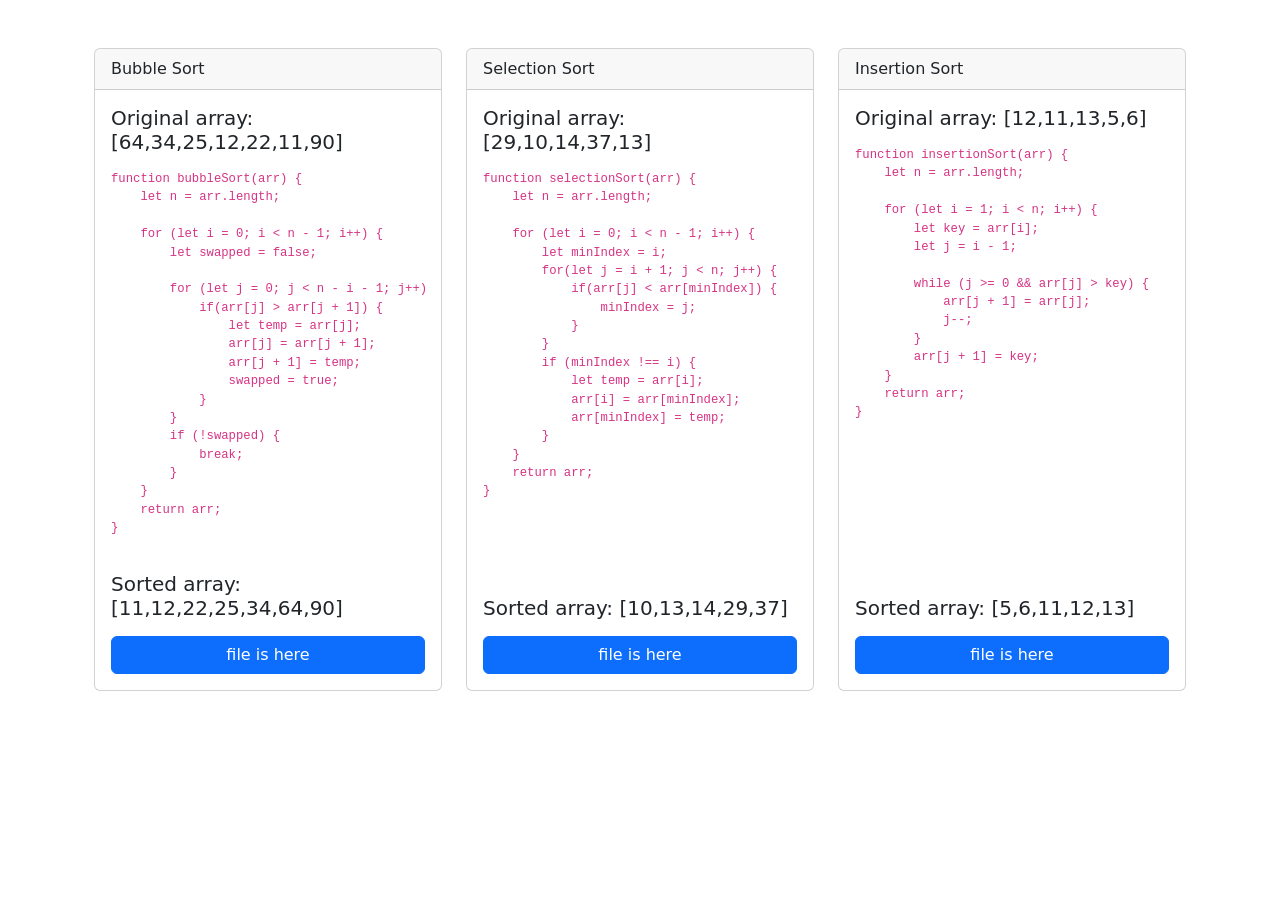
<file: hw_js.html>
<!DOCTYPE html>
<html lang="en">

<head>
    <meta charset="UTF-8">
    <meta name="viewport" content="width=device-width, initial-scale=1.0">
    <title>JS HW1</title>

    <!-- Bootstrap CSS -->
    <link href="https://cdn.jsdelivr.net/npm/bootstrap@5.3.8/dist/css/bootstrap.min.css" rel="stylesheet"
        integrity="sha384-sRIl4kxILFvY47J16cr9ZwB07vP4J8+LH7qKQnuqkuIAvNWLzeN8tE5YBujZqJLB" crossorigin="anonymous">
    <!-- Bootstrap Bundle JS -->

    <script src="https://cdn.jsdelivr.net/npm/bootstrap@5.3.8/dist/js/bootstrap.bundle.min.js"
        integrity="sha384-FKyoEForCGlyvwx9Hj09JcYn3nv7wiPVlz7YYwJrWVcXK/BmnVDxM+D2scQbITxI"
        crossorigin="anonymous"></script>

    <script src="js/sort/bubbleSort.js" defer></script>
    <script src="js/sort/selectionSort.js" defer></script>
    <script src="js/sort/insertionSort.js" defer></script>
</head>

<body>
    <main class="container mt-5">
        <div class="container">
            <div class="row">
                <div class="col-12 col-md-4 mb-3">
                    <div class="card h-100">
                        <div class="card-header">
                            Bubble Sort
                        </div>
                        <div class="card-body d-flex flex-column">
                            <div class="h5 mb-3" id="originalArray_bubble">Original array:</div>
                            <code>
                                <pre>
function bubbleSort(arr) {
    let n = arr.length;

    for (let i = 0; i < n - 1; i++) {
        let swapped = false;
        
        for (let j = 0; j < n - i - 1; j++) {
            if(arr[j] > arr[j + 1]) {
                let temp = arr[j];
                arr[j] = arr[j + 1];
                arr[j + 1] = temp;
                swapped = true;
            }
        }
        if (!swapped) {
            break;
        }
    }
    return arr;
}
                                </pre>
                            </code>
                            <div class="h5 mt-auto" id="sortedArray_bubble">Sorted array:</div>
                            <a href="js/sort/bubbleSort.js" class="btn btn-primary mt-2" target="_blank">file is here</a>
                        </div>
                    </div>
                </div>


                <div class="col-12 col-md-4 mb-3">
                    <div class="card h-100">
                        <div class="card-header">
                            Selection Sort
                        </div>
                        <div class="card-body d-flex flex-column">
                            <div class="h5 mb-3" id="originalArray_selection">Original array:</div>
                            <code>
                                <pre>
function selectionSort(arr) {
    let n = arr.length;

    for (let i = 0; i < n - 1; i++) {
        let minIndex = i;
        for(let j = i + 1; j < n; j++) {
            if(arr[j] < arr[minIndex]) {
                minIndex = j;
            }
        }
        if (minIndex !== i) {
            let temp = arr[i];
            arr[i] = arr[minIndex];
            arr[minIndex] = temp;
        }
    }
    return arr;
}
                                </pre>
                            </code>
                            <div class="h5 mt-auto" id="sortedArray_selection">Sorted array:</div>
                            <a href="js/sort/selectionSort.js" class="btn btn-primary mt-2" target="_blank">file is here</a>
                        </div>
                    </div>
                </div>


                <div class="col-12 col-md-4 mb-3">
                    <div class="card h-100">
                        <div class="card-header">
                            Insertion Sort
                        </div>
                        <div class="card-body d-flex flex-column">
                            <div class="h5 mb-3" id="originalArray_insertion">Original array:</div>
                            <code>
                                <pre>
function insertionSort(arr) {
    let n = arr.length;

    for (let i = 1; i < n; i++) {
        let key = arr[i];
        let j = i - 1;

        while (j >= 0 && arr[j] > key) {
            arr[j + 1] = arr[j];
            j--;
        }
        arr[j + 1] = key;
    }
    return arr;
}
                                </pre>
                            </code>
                            <div class="h5 mt-auto" id="sortedArray_insertion">Sorted array:</div>
                            <a href="js/sort/insertionSort.js" class="btn btn-primary mt-2" target="_blank">file is here</a>
                        </div>
                    </div>
                </div>
            </div>
        </div>
    </main>
</body>

</html>
</file>
<file: css/style.css>
@import url("https://fonts.googleapis.com/css2?family=Space+Grotesk:wght@400;500;700&family=Manrope:wght@400;500;700&display=swap");

:root {
    --bg-start: #f4fbff;
    --bg-end: #fff7ef;
    --text-main: #1d2a33;
    --text-muted: #5b6a73;
    --card-bg: rgba(255, 255, 255, 0.78);
    --card-border: rgba(255, 255, 255, 0.7);
    --accent: #0f8b8d;
    --accent-soft: #dff6f6;
    --shadow: 0 16px 36px rgba(23, 40, 54, 0.12);
}

* {
    box-sizing: border-box;
    margin: 0;
    padding: 0;
}

body {
    min-height: 100vh;
    font-family: "Manrope", "Segoe UI", Arial, sans-serif;
    color: var(--text-main);
    line-height: 1.6;
    padding: 48px 20px;
    background: #d8f6ff47;
}

.profile-container {
    display: flex;
    max-width: 1080px;
    margin: 0 auto;
    gap: 28px;
    align-items: flex-start;
}

.sidebar {
    flex: 0 0 300px;
    padding: 24px;
    border-radius: 24px;
    background: var(--card-bg);
    border: 1px solid var(--card-border);
    backdrop-filter: blur(8px);
    box-shadow: var(--shadow);
}

.avatar-container {
    border-radius: 18px;
    overflow: hidden;
}

.avatar {
    width: 100%;
    display: block;
    border-radius: 18px;
    border: 2px solid rgba(15, 139, 141, 0.2);
}

.user-meta {
    margin-top: 18px;
}

.user-meta h1 {
    font-family: "Space Grotesk", "Segoe UI", Arial, sans-serif;
    font-size: clamp(1.6rem, 1.2rem + 1.2vw, 2rem);
    line-height: 1.2;
    letter-spacing: -0.01em;
}

.username {
    margin-top: 6px;
    font-size: 1rem;
    color: var(--accent);
    font-weight: 700;
}

.bio {
    margin-top: 14px;
    color: var(--text-muted);
    font-size: 0.96rem;
}

.main-content {
    flex: 1;
    display: grid;
    gap: 20px;
}

.info-card {
    background: var(--card-bg);
    border: 1px solid var(--card-border);
    border-radius: 20px;
    padding: 24px;
    box-shadow: var(--shadow);
    backdrop-filter: blur(8px);
    transition: transform 0.25s ease, box-shadow 0.25s ease;
}

.info-card:hover {
    transform: translateY(-3px);
    box-shadow: 0 20px 40px rgba(23, 40, 54, 0.16);
}

.info-card h3 {
    display: inline-block;
    margin-bottom: 16px;
    padding: 6px 12px;
    font-family: "Space Grotesk", "Segoe UI", Arial, sans-serif;
    font-size: 0.98rem;
    letter-spacing: 0.02em;
    text-transform: uppercase;
    color: #0e6364;
    background: var(--accent-soft);
    border-radius: 999px;
}

ul {
    list-style: none;
}

li {
    margin-bottom: 10px;
    color: var(--text-main);
}

li strong {
    color: var(--accent);
}

@media (max-width: 900px) {
    .profile-container {
        flex-direction: column;
    }

    .sidebar {
        flex: 1;
        width: 100%;
    }
}

@media (max-width: 560px) {
    body {
        padding: 28px 14px;
    }

    .sidebar,
    .info-card {
        border-radius: 16px;
        padding: 18px;
    }

    .avatar {
        border-radius: 12px;
    }
}
</file>
<file: css/styles2hw.css>
/* @import url("https://fonts.googleapis.com/css2?family=Space+Grotesk:wght@400;500;700&family=Manrope:wght@400;500;700&display=swap");

:root {
    --bg-start: #f4fbff;
    --bg-end: #fff7ef;
    --text-main: #1d2a33;
    --text-muted: #5b6a73;
    --card-bg: rgba(255, 255, 255, 0.78);
    --card-border: rgba(255, 255, 255, 0.7);
    --accent: #0f8b8d;
    --accent-soft: #dff6f6;
    --shadow: 0 16px 36px rgba(23, 40, 54, 0.12);
}

* {
    box-sizing: border-box;
    margin: 0;
    padding: 0;
}

body {
    min-height: 100vh;
    font-family: "Manrope", "Segoe UI", Arial, sans-serif;
    color: var(--text-main);
    line-height: 1.6;
    padding: 48px 20px;
    background: #d8f6ff47;
}

.profile-container {
    display: flex;
    max-width: 1080px;
    margin: 0 auto;
    gap: 28px;
    align-items: flex-start;
}

.sidebar {
    flex: 0 0 300px;
    padding: 24px;
    border-radius: 24px;
    background: var(--card-bg);
    border: 1px solid var(--card-border);
    backdrop-filter: blur(8px);
    box-shadow: var(--shadow);
}

.avatar-container {
    border-radius: 18px;
    overflow: hidden;
}

.avatar {
    width: 100%;
    display: block;
    border-radius: 18px;
    border: 2px solid rgba(15, 139, 141, 0.2);
}

.user-meta {
    margin-top: 18px;
}

.user-meta h1 {
    font-family: "Space Grotesk", "Segoe UI", Arial, sans-serif;
    font-size: clamp(1.6rem, 1.2rem + 1.2vw, 2rem);
    line-height: 1.2;
    letter-spacing: -0.01em;
}

.username {
    margin-top: 6px;
    font-size: 1rem;
    color: var(--accent);
    font-weight: 700;
}

.bio {
    margin-top: 14px;
    color: var(--text-muted);
    font-size: 0.96rem;
}

.main-content {
    flex: 1;
    display: grid;
    gap: 20px;
}

.info-card {
    background: var(--card-bg);
    border: 1px solid var(--card-border);
    border-radius: 20px;
    padding: 24px;
    box-shadow: var(--shadow);
    backdrop-filter: blur(8px);
    transition: transform 0.25s ease, box-shadow 0.25s ease;
}

.info-card:hover {
    transform: translateY(-3px);
    box-shadow: 0 20px 40px rgba(23, 40, 54, 0.16);
}

.info-card h3 {
    display: inline-block;
    margin-bottom: 16px;
    padding: 6px 12px;
    font-family: "Space Grotesk", "Segoe UI", Arial, sans-serif;
    font-size: 0.98rem;
    letter-spacing: 0.02em;
    text-transform: uppercase;
    color: #0e6364;
    background: var(--accent-soft);
    border-radius: 999px;
}

ul {
    list-style: none;
}

li {
    margin-bottom: 10px;
    color: var(--text-main);
}

li strong {
    color: var(--accent);
}

@media (max-width: 900px) {
    .profile-container {
        flex-direction: column;
    }

    .sidebar {
        flex: 1;
        width: 100%;
    }
}

@media (max-width: 560px) {
    body {
        padding: 28px 14px;
    }

    .sidebar,
    .info-card {
        border-radius: 16px;
        padding: 18px;
    }

    .avatar {
        border-radius: 12px;
    }
} */

body {
    margin: 0;
    padding: 0;
    background-image: url(../images/background.jpg);
    background-size: cover;
    background-position: center;
}

html {
    scroll-padding-top: 90px;
}

/* section[id] {
    scroll-margin-top: 90px;
} */

/* navigation */
.nav {
    position: fixed;
    top: 0;
    left: 0;
    width: 100%;
    background: rgba(255, 255, 255, 0.8);
    backdrop-filter: blur(10px);
    box-shadow: 0 2px 4px rgba(0, 0, 0, 0.1);
    z-index: 1000;
}

.nav .nav-list{
    text-align: center;
}

.nav-list li {
    padding: 16px 24px;
}

.nav-list li {
    display: inline-block;
    border-radius: 24px;
    border: 1px solid transparent;
}

.nav-list li a {
    text-decoration: none;
    color: var(--text-main);
    font-weight: 500;
    transition: color 0.2s ease;
}

.nav-list li:hover {
    color: #0f8b8d;
    cursor: pointer;
    background: linear-gradient(90deg, rgba(15, 139, 141, 0.1) 0%, rgba(15, 139, 141, 0.05) 100%);
    border: 1px solid rgba(15, 139, 141, 0.2);
}

/* main section */
main {
    /* padding: 80px 20px 20px; */
    padding: 0 20px;
    max-width: 800px;
    margin: 100px auto 80px;
}

h2{
    display: inline-block;
    margin-bottom: 16px;
    padding: 6px 12px;
    font-family: "Space Grotesk", "Segoe UI", Arial, sans-serif;
    font-size: 0.98rem;
    letter-spacing: 0.02em;
    text-transform: uppercase;
    color: #0e6364;
    background: #dff6f6;
    border-radius: 999px;
}

.info-card {
    background: rgba(255, 255, 255, 0.78);
    border: 1px solid rgba(255, 255, 255, 0.7);
    border-radius: 20px;
    padding: 24px;
    box-shadow: 0 16px 36px rgba(23, 40, 54, 0.12);
    backdrop-filter: blur(8px);
    transition: transform 0.25s ease, box-shadow 0.25s ease;
}

section:not(:last-child) {
    margin-bottom: 16px;
}

section#about .avatar-container,
section#about .about-text {
    display: inline-block;
    vertical-align: top;
}

section#about .avatar-container {
    width: 220px;
    margin: 0 20px 12px 0;
}

.avatar-border {
    border-radius: 50%;
    overflow: hidden;
    border: 3px solid rgba(15, 139, 141, 0.2);
}

section#about .about-text {
    width: calc(100% - 244px);
}

section#about .avatar {
    width: 100%;
    display: block;
}

@media (max-width: 700px) {
    section#about .avatar-container,
    section#about .about-text {
        display: block;
        width: 100%;
    }

    section#about .avatar-container {
        max-width: 240px;
        margin: 0 auto 16px;
    }
}


/* footer */
footer {
    text-align: center;
    padding: 16px 0;
    background: rgba(255, 255, 255, 0.8);
    backdrop-filter: blur(10px);
    box-shadow: 0 -2px 4px rgba(0, 0, 0, 0.1);
    position: fixed;
    bottom: 0;
    width: 100%;
    
}

footer p {
    color: var(--text-muted);
    font-size: 0.9rem;
    margin: 0;
}
</file>
<file: css/flexcode.css>
:root {
    --text-primary: #0f172a;
    --text-secondary: #ffffff;
    --text-muted: #7d8694;

    --bg-primary: #ffffff;
    --bg-secondary: #f1f5f9;
    --bg-dark: #182234;
    --bg-dark-end: #11192c;

    --primary: #327df6;
    --secondary: #fbbf24;
    --danger: #ef4343;
    --success: #00b478;

    --btn-primary: #0f172a;
    --btn-secondary: #ffffff;

    --border-primary: #475569;
    --border-muted: #e8edf3;
    --border-secondary: #ffffff;
}

*{
    margin: 0;
    padding: 0;
    box-sizing: border-box;
}

.mb {
    margin-bottom: 1rem;
}

a {
    text-decoration: none;
    color: inherit;
}

a.link {
    color: var(--primary);
    transition: color 0.3s ease;
    font-weight: 500;
}
a.link::after {
    content: '→';
    font-weight: 700;
    margin-left: 0.5rem;
    position: relative;
    width: 0;
    transition: margin-left 0.3s ease;
}

a.link:hover::after {
    margin-left: 1rem;
}

a:focus, a:active, a:focus-visible,
button:focus, button:active, button:focus-visible {
    outline: none;
}

body {
    font-family: 'Inter', sans-serif;
    min-height: 100vh;
    display: flex;
    flex-direction: column;
}

main {
    flex: 1;
}

header {
    position: sticky;
    top: 0;
    z-index: 1000;
}

/* main {
    min-height: calc(100vh - 4rem - 4rem);
    gap: 4rem;
} */

footer {
    display: flex;
    justify-content: space-between;
    align-items: center;
    background-color: var(--bg-primary);
    border-top: 1px solid var(--border-muted);
    padding: 1rem 2rem;
    text-align: center;
    color: var(--text-muted);
}

nav {
    display: flex;
    flex-wrap: wrap;
    justify-content: space-between;
    align-items: center;
    background-color: var(--bg-primary);
    padding: 1rem 2rem;
    border-bottom: 1px solid var(--border-muted);
}


/* @media (max-width: 768px) {

    nav {
        flex-direction: column;
        gap: 1rem;
        align-items: center;
    }
    nav ul.nav-links {
        display: none;
    }

    footer {
        flex-direction: column;
        gap: 0.5rem;
    }
} */

.logo a {
    font-size: 1.5rem;
    font-weight: 700;
    color: var(--text-primary);
    text-decoration: none;
}

.logo .highlight {
    color: var(--primary);
}

nav ul {
    display: flex;
    gap: 1.5rem;
}

nav ul li {
    list-style: none;
}

nav ul li a {
    font-size: 1rem;
    color: var(--text-muted);
    transition: color 0.3s ease;
    padding: 0.5rem;
}

nav ul li a:hover {
    color: var(--primary);
}

nav ul li a.active {
    color: var(--primary);
    font-weight: 600;
}

/* content */

.cta{
    display: inline-flex;
    gap: 0.75rem;
    justify-content: center;
}

section {
    padding: 4rem 2rem;
    text-align: center;
}

section .content{
    max-width: 1000px;
    margin: 0 auto;
    display: flex;
    flex-direction: column;
    gap: 1.5rem;
}

section#master-layout {
    background: linear-gradient(90deg, var(--bg-dark) 0%, var(--bg-dark-end) 100%);
}


.card-grid {
    display:flex;
    flex-wrap: wrap;
    gap: 2rem;
    justify-content: center;
    align-items: stretch;
}

/* @media (max-width: 768px) {
    .card-grid {
        flex-direction: column;
    }
} */

.card-item {
    flex: 1;

    display: flex;
    flex-direction: column;
    justify-content: space-between;
    gap: 1rem;

    border: 1px solid var(--border-muted);
    border-top: 4px solid var(--primary);
    border-radius: 0.5rem;
    padding: 1.5rem;
    text-align: left;
    transition: transform 0.2s ease, box-shadow 0.2s ease;
}

.card-item:hover {
    transform: translateY(-5px);
    box-shadow: 0 4px 12px rgba(0, 0, 0, 0.1);
    /* cursor: pointer; */
}

.card-item#card-fundamentals {
    border-top-color: var(--danger);
}

.card-item#card-layouts {
    border-top-color: var(--primary);
}

.card-item#card-instructors {
    border-top-color: var(--success);
}

.social-links {
    display: flex;
    gap: 1rem;
    justify-content: center;
}
/* buttons */

.btn {
    display: inline-block;
    padding: 0.75rem 1.25rem;
    border-radius: 0.375rem;
    font-weight: 500;
    text-align: center;
    cursor: pointer;
    transition: background-color 0.2s ease, color 0.2s ease, border 0.2s ease;
    border: 1px solid transparent;
}

.btn-primary {
    background-color: var(--btn-primary);
    color: var(--btn-secondary);
}

.btn-outline-primary {
    background-color: transparent;
    color: var(--btn-primary);
    border: 1px solid var(--border-primary);
}

.btn-primary:hover {
    background-color: var(--btn-secondary);
    color: var(--btn-primary);
    border: 1px solid var(--border-primary);
}

.btn-outline-primary:hover {
    background-color: var(--btn-primary);
    color: var(--btn-secondary);
    border: 1px solid var(--btn-primary);
}

.btn-secondary {
    background-color: var(--btn-secondary);
    color: var(--btn-primary);
}

.btn-outline-secondary {
    background-color: transparent;
    color: var(--btn-secondary);
    border: 1px solid var(--btn-secondary);
}

.btn-secondary:hover {
    background-color: var(--btn-primary);
    color: var(--btn-secondary);
    border: 1px solid var(--btn-primary);
}

/* fonts */
.text-muted {
    color: var(--text-muted);
}

.text-primary {
    color: var(--text-primary);
}

.text-secondary {
    color: var(--text-secondary);
}

.text-danger {
    color: var(--danger);
}
.text-success {
    color: var(--success);
}
.text-highlight {
    color: var(--primary);
}
</file>
